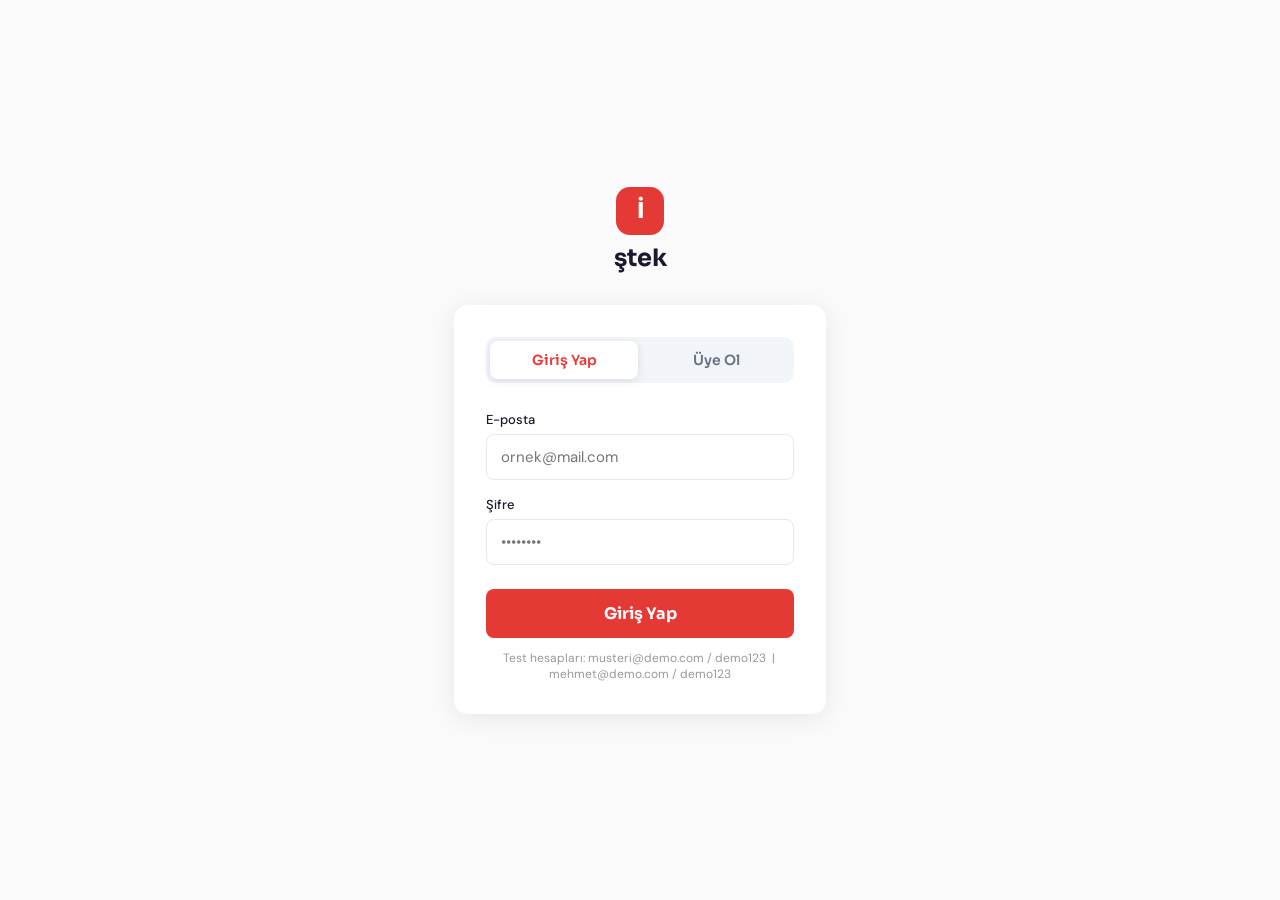
<file: templates/auth/auth.html>
<!DOCTYPE html>
<html lang="tr">
<head>
<meta charset="UTF-8"><meta name="viewport" content="width=device-width,initial-scale=1">
<title>Giriş / Kayıt — İştek</title>
<link href="https://fonts.googleapis.com/css2?family=Sora:wght@400;600;700;800&family=DM+Sans:wght@400;500&display=swap" rel="stylesheet">
<style>
:root{--primary:#E53935;--primary-dark:#B71C1C;--bg:#FAFAFA;--text:#1A1A2E;--muted:#6B7280;--border:#E5E7EB;--radius:14px;}
*{box-sizing:border-box;margin:0;padding:0;}
body{font-family:'DM Sans',sans-serif;background:var(--bg);min-height:100vh;display:flex;align-items:center;justify-content:center;}
.wrap{width:100%;max-width:420px;padding:24px;}
.logo{text-align:center;margin-bottom:32px;}
.logo-mark{display:inline-flex;width:48px;height:48px;background:var(--primary);color:white;border-radius:14px;align-items:center;justify-content:center;font-family:'Sora',sans-serif;font-weight:800;font-size:22px;margin-bottom:8px;}
.logo-text{font-family:'Sora',sans-serif;font-weight:700;font-size:24px;color:var(--text);}
.card{background:white;border-radius:var(--radius);padding:32px;box-shadow:0 4px 24px rgba(0,0,0,.08);}
.tabs{display:flex;gap:4px;background:#f1f5f9;border-radius:10px;padding:4px;margin-bottom:28px;}
.tab{flex:1;padding:10px;border:none;background:transparent;border-radius:8px;font-family:'Sora',sans-serif;font-weight:600;font-size:14px;cursor:pointer;color:#6B7280;transition:all .2s;}
.tab.active{background:white;color:var(--primary);box-shadow:0 2px 8px rgba(0,0,0,.1);}
.form-group{margin-bottom:16px;}
.form-group label{display:block;font-size:13px;font-weight:500;margin-bottom:6px;color:var(--text);}
.form-group input,.form-group select{width:100%;padding:12px 14px;border:1.5px solid var(--border);border-radius:8px;font-size:15px;font-family:'DM Sans',sans-serif;outline:none;transition:border-color .2s;}
.form-group input:focus,.form-group select:focus{border-color:var(--primary);}
.form-row{display:grid;grid-template-columns:1fr 1fr;gap:12px;}
.rol-secici{display:grid;grid-template-columns:1fr 1fr;gap:10px;margin-bottom:16px;}
.rol-kart{border:1.5px solid var(--border);border-radius:8px;padding:14px;text-align:center;cursor:pointer;transition:all .2s;}
.rol-kart:hover,.rol-kart.aktif{border-color:var(--primary);background:#FFF5F5;}
.rol-kart .rol-ikon{font-size:28px;display:block;margin-bottom:6px;}
.rol-kart .rol-ad{font-size:13px;font-weight:600;color:var(--text);}
.rol-kart .rol-alt{font-size:11px;color:var(--muted);margin-top:2px;}
.btn{width:100%;padding:14px;border:none;border-radius:8px;font-family:'Sora',sans-serif;font-weight:700;font-size:16px;cursor:pointer;transition:all .2s;margin-top:8px;}
.btn-primary{background:var(--primary);color:white;}
.btn-primary:hover{background:var(--primary-dark);}
.hata{background:#FFF5F5;color:#B71C1C;border-radius:8px;padding:12px 16px;font-size:14px;margin-bottom:16px;display:none;}
.basari{background:#F0FDF4;color:#166534;border-radius:8px;padding:12px 16px;font-size:14px;margin-bottom:16px;display:none;}
.alt-link{text-align:center;margin-top:16px;font-size:14px;color:var(--muted);}
.alt-link a{color:var(--primary);text-decoration:none;font-weight:500;}
.uzman-ekstra{display:none;}
.uzman-ekstra.goster{display:block;}
</style>
</head>
<body>
<div class="wrap">
  <div class="logo">
    <div class="logo-mark">İ</div>
    <div class="logo-text">ştek</div>
  </div>
  <div class="card">
    <div class="tabs">
      <button class="tab active" onclick="sekmeAc('giris')">Giriş Yap</button>
      <button class="tab" onclick="sekmeAc('kayit')">Üye Ol</button>
    </div>

    <div id="hata-kutu" class="hata"></div>
    <div id="basari-kutu" class="basari"></div>

    <!-- GİRİŞ FORMU -->
    <div id="form-giris">
      <div class="form-group">
        <label>E-posta</label>
        <input type="email" id="g-email" placeholder="ornek@mail.com">
      </div>
      <div class="form-group">
        <label>Şifre</label>
        <input type="password" id="g-sifre" placeholder="••••••••">
      </div>
      <button class="btn btn-primary" onclick="girisYap()">Giriş Yap</button>
      <div class="alt-link" style="margin-top:12px;font-size:12px;color:#999">
        Test hesapları: musteri@demo.com / demo123 &nbsp;|&nbsp; mehmet@demo.com / demo123
      </div>
    </div>

    <!-- KAYIT FORMU -->
    <div id="form-kayit" style="display:none">
      <div class="form-group">
        <label>Hesap Türü</label>
        <div class="rol-secici">
          <div class="rol-kart aktif" onclick="rolSec('musteri',this)">
            <span class="rol-ikon">🛍️</span>
            <div class="rol-ad">Müşteri</div>
            <div class="rol-alt">Hizmet almak istiyorum</div>
          </div>
          <div class="rol-kart" onclick="rolSec('uzman',this)">
            <span class="rol-ikon">🔧</span>
            <div class="rol-ad">Uzman</div>
            <div class="rol-alt">Hizmet vermek istiyorum</div>
          </div>
        </div>
        <input type="hidden" id="k-rol" value="musteri">
      </div>
      <div class="form-group">
        <label>Ad Soyad</label>
        <input type="text" id="k-ad" placeholder="Ad Soyad">
      </div>
      <div class="form-row">
        <div class="form-group">
          <label>E-posta</label>
          <input type="email" id="k-email" placeholder="mail@site.com">
        </div>
        <div class="form-group">
          <label>Telefon</label>
          <input type="tel" id="k-telefon" placeholder="05XX XXX XX XX">
        </div>
      </div>
      <div class="form-row">
        <div class="form-group">
          <label>Şehir</label>
          <select id="k-sehir">
            <option value="">Seçin</option>
            <option>İstanbul</option><option>Ankara</option><option>İzmir</option>
            <option>Bursa</option><option>Antalya</option><option>Adana</option>
            <option>Konya</option><option>Gaziantep</option><option>Mersin</option>
            <option>Kayseri</option><option>Eskişehir</option><option>Trabzon</option>
          </select>
        </div>
        <div class="form-group">
          <label>Şifre</label>
          <input type="password" id="k-sifre" placeholder="Min. 6 karakter">
        </div>
      </div>

      <!-- Uzman ek alanlar -->
      <div id="uzman-ekstra" class="uzman-ekstra">
        <div class="form-group">
          <label>Uzmanlık Kategorisi</label>
          <select id="k-kategori">
            <option value="temizlik">🧹 Ev Temizliği</option>
            <option value="tamirat">🔧 Tamirat & Montaj</option>
            <option value="nakliyat">🚚 Nakliyat</option>
            <option value="bahce">🌿 Bahçe & Peyzaj</option>
            <option value="boya">🎨 Boya & Badana</option>
            <option value="elektrik">⚡ Elektrik</option>
            <option value="tesisaat">🚿 Tesisat</option>
            <option value="klima">❄️ Klima & Isıtma</option>
            <option value="diger">📦 Diğer</option>
          </select>
        </div>
        <div class="form-group">
          <label>Saatlik Ücret (₺)</label>
          <input type="number" id="k-ucret" placeholder="Örn: 200" min="50">
        </div>
        <div class="form-group">
          <label>Hakkınızda</label>
          <textarea id="k-aciklama" rows="3" style="width:100%;padding:12px 14px;border:1.5px solid var(--border);border-radius:8px;font-family:'DM Sans',sans-serif;font-size:14px;outline:none;resize:vertical;" placeholder="Deneyimlerinizi ve uzmanlık alanlarınızı belirtin..."></textarea>
        </div>
      </div>

      <button class="btn btn-primary" onclick="kayitOl()">Üye Ol →</button>
    </div>
  </div>
</div>

<script>
let seciliRol = 'musteri';

function sekmeAc(sekme) {
  document.getElementById('form-giris').style.display  = sekme==='giris' ? 'block' : 'none';
  document.getElementById('form-kayit').style.display  = sekme==='kayit' ? 'block' : 'none';
  document.querySelectorAll('.tab').forEach((t,i) => t.classList.toggle('active', i===(sekme==='giris'?0:1)));
  hataTemizle();
}

function rolSec(rol, el) {
  seciliRol = rol;
  document.getElementById('k-rol').value = rol;
  document.querySelectorAll('.rol-kart').forEach(k => k.classList.remove('aktif'));
  el.classList.add('aktif');
  document.getElementById('uzman-ekstra').classList.toggle('goster', rol==='uzman');
}

function hataGoster(msg) {
  const el = document.getElementById('hata-kutu');
  el.textContent = msg; el.style.display = 'block';
  document.getElementById('basari-kutu').style.display = 'none';
}
function basariGoster(msg) {
  const el = document.getElementById('basari-kutu');
  el.textContent = msg; el.style.display = 'block';
  document.getElementById('hata-kutu').style.display = 'none';
}
function hataTemizle() {
  document.getElementById('hata-kutu').style.display = 'none';
  document.getElementById('basari-kutu').style.display = 'none';
}

async function girisYap() {
  hataTemizle();
  const email = document.getElementById('g-email').value.trim();
  const sifre = document.getElementById('g-sifre').value;
  if (!email || !sifre) { hataGoster('Lütfen tüm alanları doldurun.'); return; }

  const res = await fetch('/auth/giris', {
    method:'POST', headers:{'Content-Type':'application/json'},
    body: JSON.stringify({email, sifre})
  });
  const data = await res.json();
  if (data.basarili) {
    window.location.href = '/dashboard';
  } else {
    hataGoster(data.hata || 'Giriş başarısız.');
  }
}

async function kayitOl() {
  hataTemizle();
  const body = {
    ad_soyad:    document.getElementById('k-ad').value.trim(),
    email:       document.getElementById('k-email').value.trim(),
    sifre:       document.getElementById('k-sifre').value,
    telefon:     document.getElementById('k-telefon').value,
    sehir:       document.getElementById('k-sehir').value,
    rol:         seciliRol,
    kategori:    document.getElementById('k-kategori')?.value,
    saatlik_ucret: parseInt(document.getElementById('k-ucret')?.value||0),
    aciklama:    document.getElementById('k-aciklama')?.value,
  };
  if (!body.ad_soyad || !body.email || !body.sifre) {
    hataGoster('Ad, e-posta ve şifre zorunludur.'); return;
  }

  const res = await fetch('/auth/kayit', {
    method:'POST', headers:{'Content-Type':'application/json'},
    body: JSON.stringify(body)
  });
  const data = await res.json();
  if (data.basarili) {
    basariGoster('Hesabınız oluşturuldu! Yönlendiriliyorsunuz...');
    setTimeout(() => window.location.href='/dashboard', 1200);
  } else {
    hataGoster(data.hata || 'Kayıt başarısız.');
  }
}

document.addEventListener('keydown', e => {
  if (e.key === 'Enter') {
    const aktif = document.getElementById('form-giris').style.display !== 'none';
    aktif ? girisYap() : kayitOl();
  }
});
</script>
</body>
</html>
</file>
